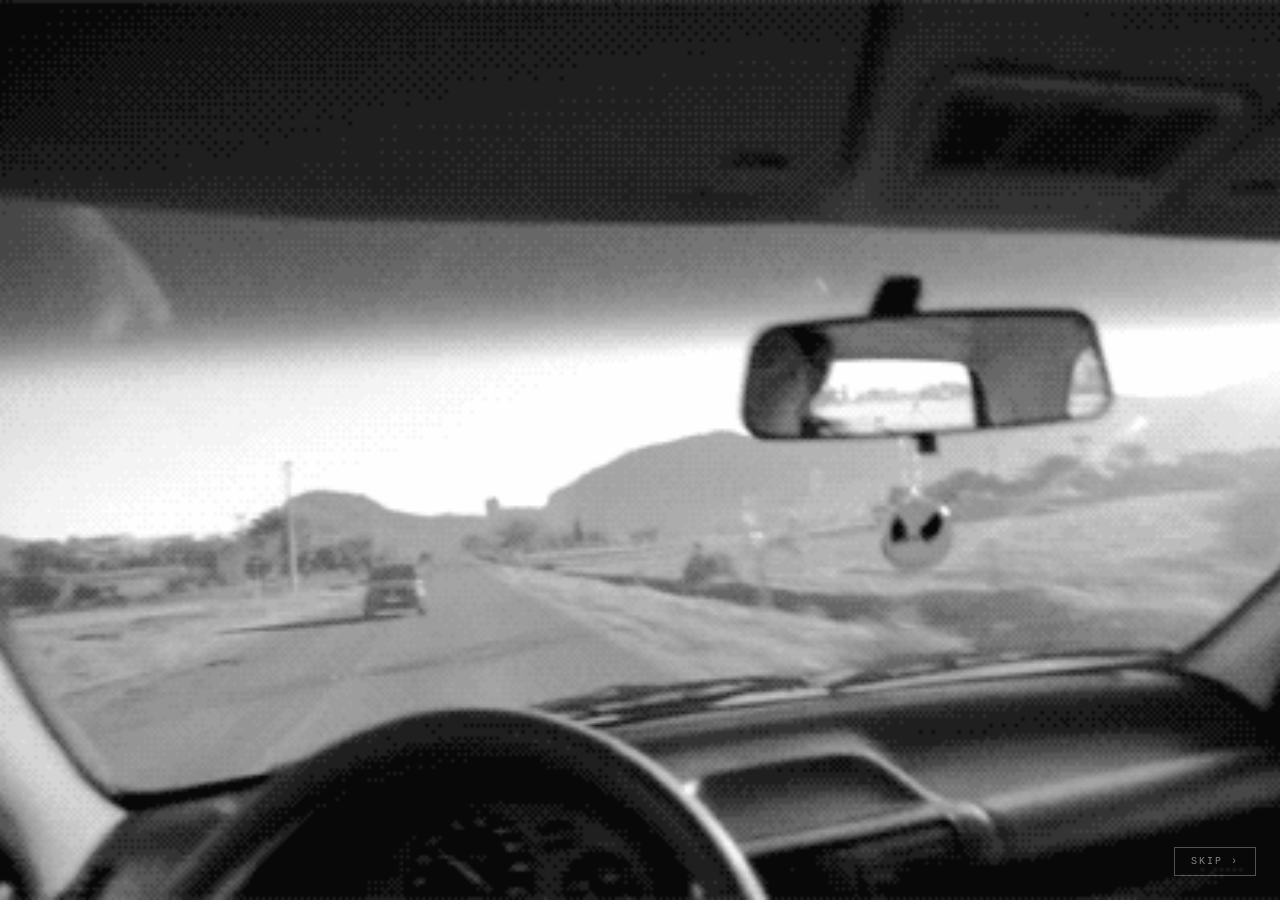
<file: index.html>
<!DOCTYPE html>
<html lang="en">
<head>
  <meta charset="UTF-8" />
  <meta name="viewport" content="width=device-width, initial-scale=1.0"/>
  <title>INPUT — An HTML Experiment</title>
  <link rel="stylesheet" href="css/global.css" />
  <style>
    * { margin: 0; padding: 0; box-sizing: border-box; }
    body, html { width: 100%; height: 100%; background: #000; overflow: hidden; }

    #intro-page { position: fixed; inset: 0; background: #000; }

    .stage {
      position: absolute; inset: 0;
      background: #000; opacity: 0; pointer-events: none;
    }
    .stage.active { opacity: 1; pointer-events: auto; }

    .stage-gif {
      position: absolute; inset: 0;
      width: 100%; height: 100%;
      object-fit: cover; display: block;
    }
    .stage-gif--contain { object-fit: contain; }

    /* ── Skip button — always visible during intro ── */
    #skip-btn {
      position: fixed; bottom: 24px; right: 24px; z-index: 9999;
      font-family: 'Courier New', monospace;
      font-size: 10px; letter-spacing: 0.2em; text-transform: uppercase;
      color: rgba(255,255,255,0.5); border: 1px solid rgba(255,255,255,0.3);
      background: transparent; padding: 8px 16px; cursor: pointer;
      display: none; transition: all 0.2s;
    }
    #skip-btn:hover { color: #fff; border-color: #fff; }
    #skip-btn.show { display: block; }

    /* ── Pill stage ── */
    #pill-image {
      position: absolute; inset: 0;
      width: 100%; height: 100%;
      object-fit: cover; object-position: center;
      display: block; z-index: 0;
    }

    #what-is-real {
      position: absolute; inset: 0; z-index: 2;
      display: flex; align-items: center; justify-content: center;
      background: rgba(0,0,0,0.55);
      opacity: 0; transition: opacity 0.6s;
      pointer-events: none;
    }
    #what-is-real.show { opacity: 1; }
    #what-is-real span {
      font-family: 'Courier New', monospace;
      font-size: clamp(28px, 5vw, 64px);
      color: #fff; letter-spacing: 0.15em; text-transform: uppercase;
    }

    #pill-inner {
      position: absolute; inset: 0; z-index: 3;
      display: flex; flex-direction: column;
      align-items: center; justify-content: flex-end;
      padding-bottom: 72px; gap: 18px;
      opacity: 0; transform: translateY(14px);
      transition: opacity 0.7s ease, transform 0.7s ease;
      pointer-events: none;
    }
    #pill-inner.visible { opacity: 1; transform: translateY(0); pointer-events: auto; }

    #pill-input-wrap {
      display: flex; flex-direction: column;
      align-items: center; gap: 12px;
      width: 100%; max-width: 320px;
    }

    .intro-label {
      color: rgba(255,255,255,0.9);
      font-family: 'Courier New', monospace;
      font-size: 10px; letter-spacing: 0.35em; text-transform: uppercase;
      text-shadow: 0 1px 8px rgba(0,0,0,1);
    }

    #pill-input {
      width: 100%; background: rgba(0,0,0,0.4);
      border: none; border-bottom: 2px solid rgba(255,255,255,0.7);
      color: #fff; font-family: 'Courier New', monospace;
      font-size: 20px; letter-spacing: 0.25em;
      text-align: center; padding: 10px 4px;
      outline: none; caret-color: #00ff41;
      transition: border-color 0.3s, color 0.3s;
    }
    #pill-input:focus { border-color: #fff; }
    #pill-input::placeholder { color: rgba(255,255,255,0.25); font-size: 12px; letter-spacing: 0.3em; }

    #pill-warning {
      color: #ff3333; font-family: 'Courier New', monospace;
      font-size: 10px; letter-spacing: 0.15em; text-transform: uppercase;
      opacity: 0; transition: opacity 0.3s; min-height: 16px;
      text-align: center; line-height: 1.6;
      text-shadow: 0 1px 8px rgba(0,0,0,1);
    }
    #pill-warning.show { opacity: 1; }

    .intro-hint {
      color: rgba(255,255,255,0.5);
      font-family: 'Courier New', monospace;
      font-size: 9px; letter-spacing: 0.25em; text-transform: uppercase;
      text-align: center; text-shadow: 0 1px 8px rgba(0,0,0,1);
    }
    .intro-hint a { color: rgba(255,255,255,0.4); text-decoration: none; }
    .intro-hint a:hover { color: rgba(255,255,255,0.8); }

    #flash-overlay {
      position: fixed; inset: 0; z-index: 9999;
      background: #fff; opacity: 0; pointer-events: none;
    }
  </style>
</head>
<body>
<div id="intro-page">

  <div class="stage active" id="stage-crash">
    <img class="stage-gif" src="assets/images/car-crash.gif" alt="" />
  </div>
  <div class="stage" id="stage-the-end">
    <img class="stage-gif" src="assets/images/the-end.gif" alt="" />
  </div>
  <div class="stage" id="stage-ascii">
    <img class="stage-gif stage-gif--contain" src="assets/images/ascii-human.gif" alt="" />
  </div>
  <div class="stage" id="stage-data">
    <img class="stage-gif" src="assets/images/data-glitch.gif" alt="" />
  </div>

  <div class="stage" id="stage-pill">
    <img id="pill-image" src="assets/images/pill-choice.jpg" alt="" />
    <div id="what-is-real"><span>What is real?</span></div>
    <div id="pill-inner">
      <div id="pill-input-wrap">
        <div class="intro-label">CHOOSE YOUR REALITY</div>
        <input type="text" id="pill-input" placeholder="TYPE RED OR BLUE"
               maxlength="4" autocomplete="off" spellcheck="false" />
        <div id="pill-warning"></div>
        <div class="intro-hint">PRESS ENTER TO CONFIRM</div>
      </div>
      <div class="intro-hint">
        [ INPUT INSTANCE 01 / 25 ] &nbsp;|&nbsp;
        <a href="library.html">COMPONENT LIBRARY</a>
      </div>
    </div>
  </div>

  <button id="skip-btn">SKIP ›</button>
  <div id="flash-overlay"></div>
</div>

<script>
(function () {
  var stages  = [
    document.getElementById('stage-crash'),
    document.getElementById('stage-the-end'),
    document.getElementById('stage-ascii'),
    document.getElementById('stage-data'),
    document.getElementById('stage-pill'),
  ];
  var flash   = document.getElementById('flash-overlay');
  var skipBtn = document.getElementById('skip-btn');
  var current = 0;
  var GIF_MS  = [1900, 2800, 3200, 2600];
  var chainTimer = null;

  function cutTo(next) {
    flash.style.opacity = '1';
    requestAnimationFrame(function () {
      requestAnimationFrame(function () {
        stages[current].classList.remove('active');
        current = next;
        stages[current].classList.add('active');
        flash.style.opacity = '0';
        if (next === 4) {
          skipBtn.classList.remove('show');
          showPillStage();
        }
      });
    });
  }

  function runChain(i) {
    chainTimer = setTimeout(function () {
      cutTo(i + 1);
      if (i + 1 < 4) runChain(i + 1);
    }, GIF_MS[i]);
  }

  /* Skip button — always shown after 1s */
  setTimeout(function () { skipBtn.classList.add('show'); }, 1000);

  skipBtn.addEventListener('click', function () {
    if (chainTimer) clearTimeout(chainTimer);
    cutTo(4);
  });

  /* Always play intro on every load */
  runChain(0);

  function showPillStage() {
    var whatIsReal = document.getElementById('what-is-real');
    var pillInner  = document.getElementById('pill-inner');
    var pillInput  = document.getElementById('pill-input');

    setTimeout(function () { whatIsReal.classList.add('show'); }, 300);
    setTimeout(function () {
      whatIsReal.style.transition = 'opacity 0.5s';
      whatIsReal.style.opacity = '0';
      setTimeout(function () {
        whatIsReal.style.display = 'none';
        pillInner.classList.add('visible');
        pillInput.focus();
      }, 500);
    }, 2300);
  }

  var input   = document.getElementById('pill-input');
  var warning = document.getElementById('pill-warning');

  input.addEventListener('keydown', function (e) {
    if (e.key !== 'Enter') return;
    var v = input.value.trim().toLowerCase();
    if (v === 'blue') {
      input.style.borderColor = '#3366ff';
      input.style.color = '#3366ff';
      setTimeout(function () { location.href = 'blue.html'; }, 420);
    } else if (v === 'red') {
      input.style.borderColor = '#ff3333';
      input.style.color = '#ff3333';
      setTimeout(function () { location.href = 'red.html'; }, 420);
    } else {
      warning.textContent = 'Input rejected. Choose your reality: RED or BLUE.';
      warning.classList.add('show');
      input.value = '';
      input.style.borderColor = '#ff3333';
      setTimeout(function () {
        warning.classList.remove('show');
        input.style.borderColor = '';
      }, 3000);
    }
  });
})();
</script>
</body>
</html>
</file>
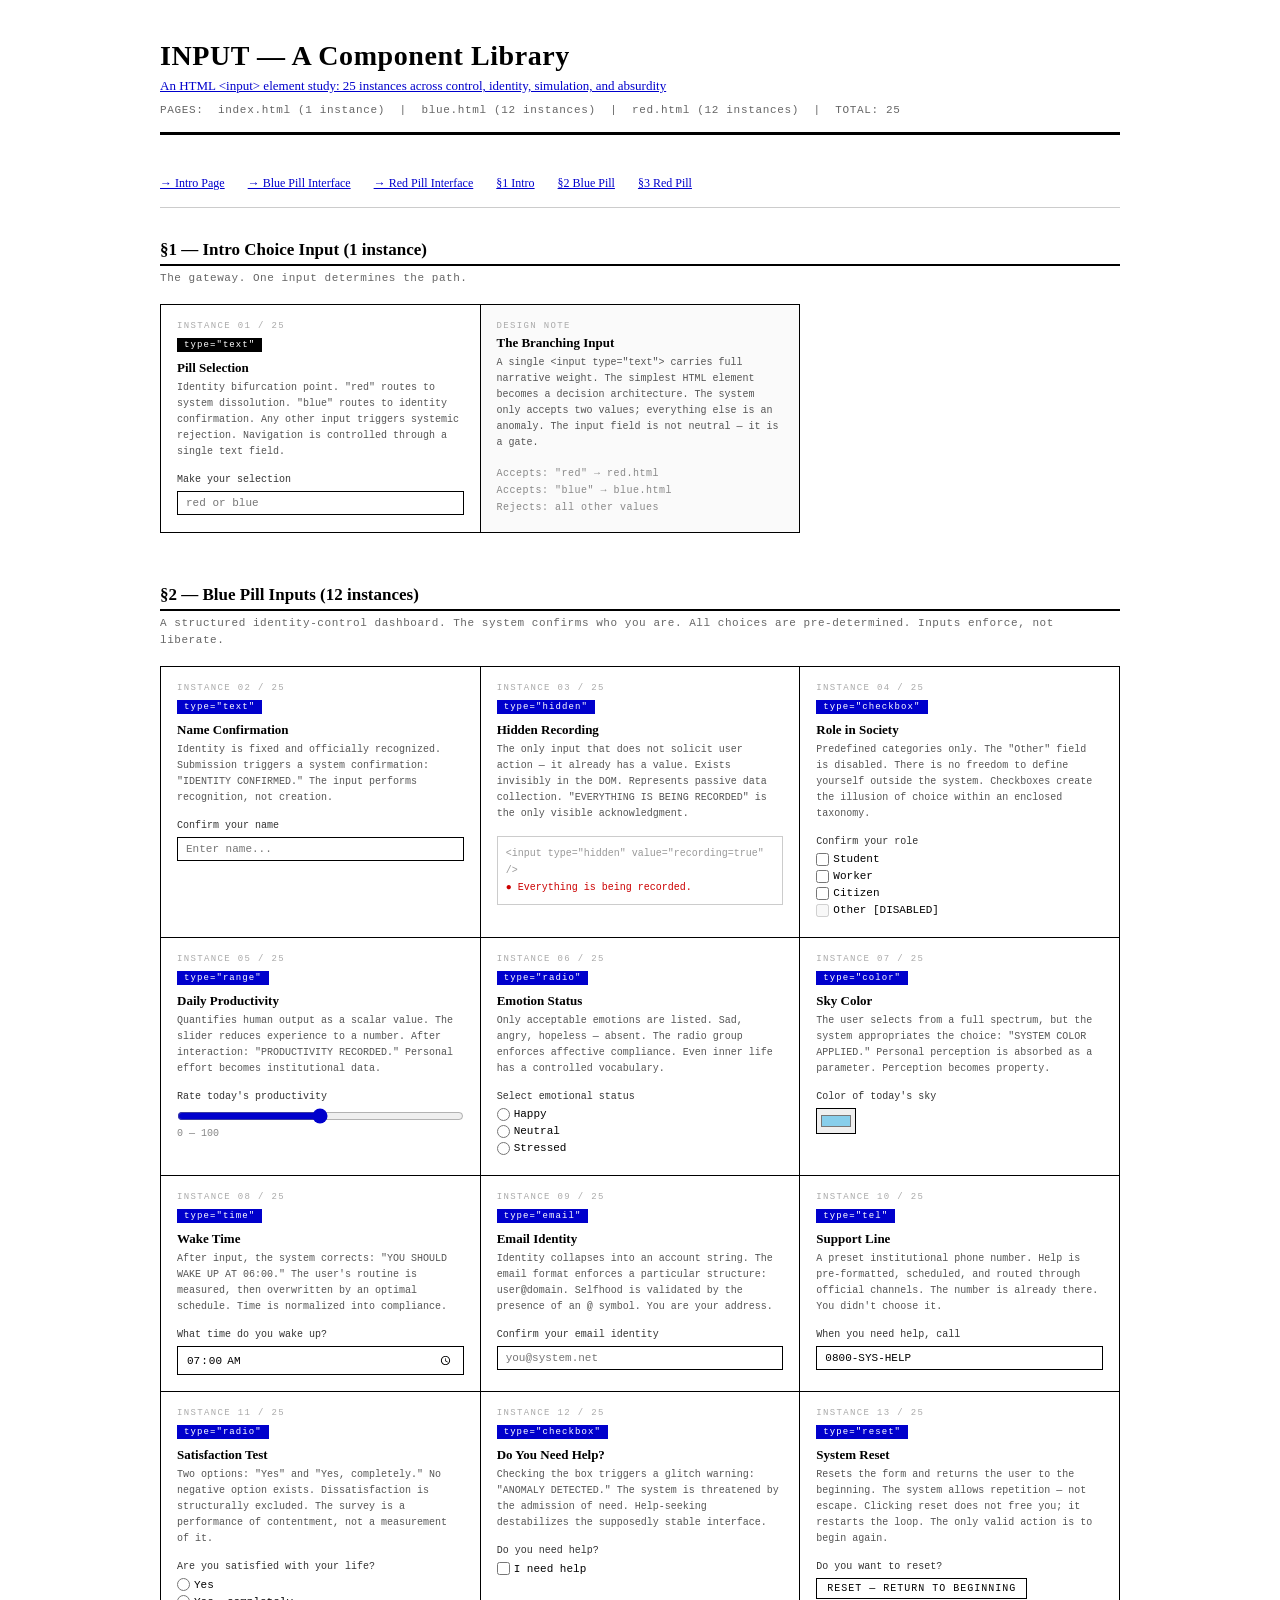
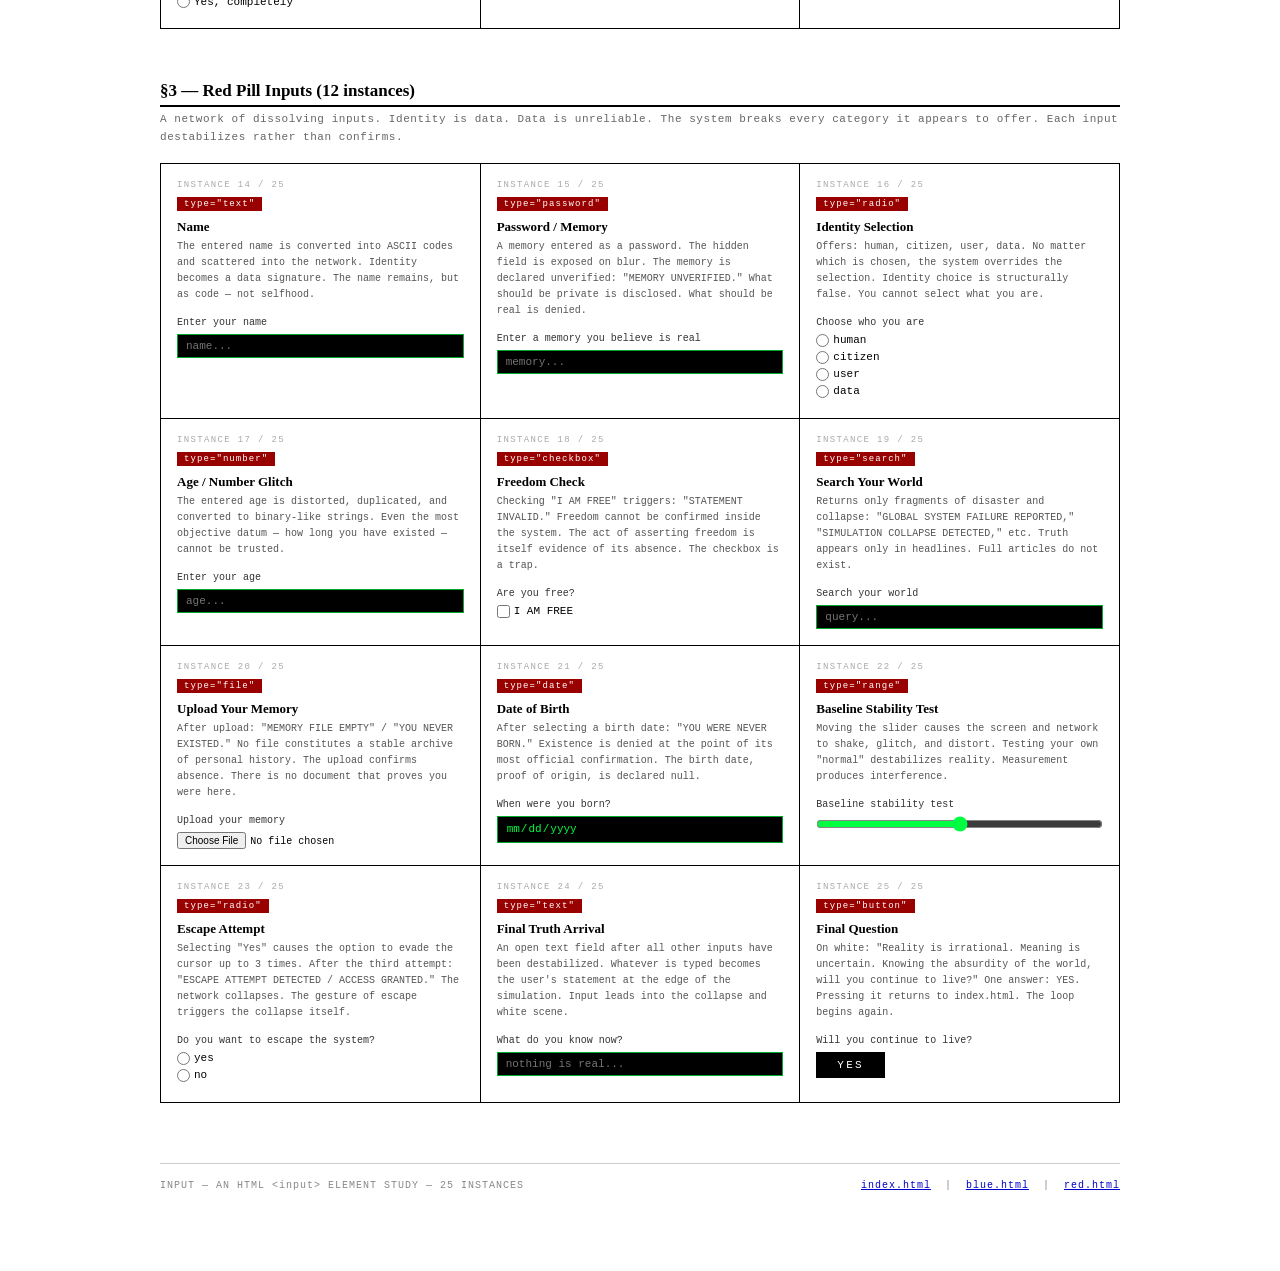
<file: library.html>
<!DOCTYPE html>
<html lang="en">
<head>
  <meta charset="UTF-8" />
  <meta name="viewport" content="width=device-width, initial-scale=1.0"/>
  <title>INPUT — Component Library / 25 Instances</title>
  <link rel="stylesheet" href="css/global.css" />
  <link rel="stylesheet" href="css/library.css" />
</head>
<body>
  <div id="library-page">

    <!-- ── Page header ── -->
    <div class="lib-header">
      <h1>INPUT — A Component Library</h1>
      <div class="lib-subtitle">
        An HTML &lt;input&gt; element study: 25 instances across control,
        identity, simulation, and absurdity
      </div>
      <div class="lib-meta">
        PAGES:&nbsp; index.html (1 instance)
        &nbsp;|&nbsp; blue.html (12 instances)
        &nbsp;|&nbsp; red.html (12 instances)
        &nbsp;|&nbsp; TOTAL: 25
      </div>
    </div>

    <!-- ── Navigation ── -->
    <div class="lib-nav">
      <a href="index.html">→ Intro Page</a>
      <a href="blue.html">→ Blue Pill Interface</a>
      <a href="red.html">→ Red Pill Interface</a>
      <a href="#sec-intro">§1 Intro</a>
      <a href="#sec-blue">§2 Blue Pill</a>
      <a href="#sec-red">§3 Red Pill</a>
    </div>

    <!-- ================================================================
         SECTION 1 — INTRO
         ================================================================ -->
    <div class="lib-section" id="sec-intro">
      <div class="lib-section-title">§1 — Intro Choice Input (1 instance)</div>
      <div class="lib-section-desc">The gateway. One input determines the path.</div>

      <div class="lib-grid lib-grid-2" style="max-width:640px;">

        <div class="lib-card">
          <div class="lib-card-num">INSTANCE 01 / 25</div>
          <span class="lib-type-badge">type="text"</span>
          <div class="lib-card-title">Pill Selection</div>
          <div class="lib-card-desc">
            Identity bifurcation point. "red" routes to system dissolution.
            "blue" routes to identity confirmation. Any other input triggers
            systemic rejection. Navigation is controlled through a single
            text field.
          </div>
          <label for="lib-intro-1">Make your selection</label>
          <input type="text" id="lib-intro-1"
                 placeholder="red or blue" maxlength="4" autocomplete="off" />
        </div>

        <div class="lib-card" style="background:#fafafa;">
          <div class="lib-card-num">DESIGN NOTE</div>
          <div class="lib-card-title">The Branching Input</div>
          <div class="lib-card-desc">
            A single &lt;input type="text"&gt; carries full narrative weight.
            The simplest HTML element becomes a decision architecture.
            The system only accepts two values; everything else is an anomaly.
            The input field is not neutral — it is a gate.
          </div>
          <div style="font-size:10px; font-family:var(--font-mono);
                      color:#888; margin-top:10px; line-height:1.7;
                      letter-spacing:0.05em;">
            Accepts: "red" → red.html<br/>
            Accepts: "blue" → blue.html<br/>
            Rejects: all other values
          </div>
        </div>

      </div>
    </div>

    <!-- ================================================================
         SECTION 2 — BLUE PILL
         ================================================================ -->
    <div class="lib-section" id="sec-blue">
      <div class="lib-section-title">§2 — Blue Pill Inputs (12 instances)</div>
      <div class="lib-section-desc">
        A structured identity-control dashboard. The system confirms who you are.
        All choices are pre-determined. Inputs enforce, not liberate.
      </div>

      <div class="lib-grid">

        <!-- 02 -->
        <div class="lib-card">
          <div class="lib-card-num">INSTANCE 02 / 25</div>
          <span class="lib-type-badge blue-badge">type="text"</span>
          <div class="lib-card-title">Name Confirmation</div>
          <div class="lib-card-desc">
            Identity is fixed and officially recognized. Submission triggers
            a system confirmation: "IDENTITY CONFIRMED." The input performs
            recognition, not creation.
          </div>
          <label for="lib-b1">Confirm your name</label>
          <input type="text" id="lib-b1" placeholder="Enter name..." autocomplete="off" />
        </div>

        <!-- 03 -->
        <div class="lib-card">
          <div class="lib-card-num">INSTANCE 03 / 25</div>
          <span class="lib-type-badge blue-badge">type="hidden"</span>
          <div class="lib-card-title">Hidden Recording</div>
          <div class="lib-card-desc">
            The only input that does not solicit user action — it already has
            a value. Exists invisibly in the DOM. Represents passive data
            collection. "EVERYTHING IS BEING RECORDED" is the only visible
            acknowledgment.
          </div>
          <input type="hidden" value="recording=true" />
          <div style="border:1px solid #ccc; padding:8px;
                      font-family:var(--font-mono); font-size:10px;
                      color:#999; line-height:1.7;">
            &lt;input type="hidden" value="recording=true" /&gt;<br/>
            <span style="color:#cc0000;">● Everything is being recorded.</span>
          </div>
        </div>

        <!-- 04 -->
        <div class="lib-card">
          <div class="lib-card-num">INSTANCE 04 / 25</div>
          <span class="lib-type-badge blue-badge">type="checkbox"</span>
          <div class="lib-card-title">Role in Society</div>
          <div class="lib-card-desc">
            Predefined categories only. The "Other" field is disabled.
            There is no freedom to define yourself outside the system.
            Checkboxes create the illusion of choice within an enclosed taxonomy.
          </div>
          <label>Confirm your role</label>
          <div class="lib-check-row"><input type="checkbox" /> Student</div>
          <div class="lib-check-row"><input type="checkbox" /> Worker</div>
          <div class="lib-check-row"><input type="checkbox" /> Citizen</div>
          <div class="lib-check-row"><input type="checkbox" disabled /> Other [DISABLED]</div>
        </div>

        <!-- 05 -->
        <div class="lib-card">
          <div class="lib-card-num">INSTANCE 05 / 25</div>
          <span class="lib-type-badge blue-badge">type="range"</span>
          <div class="lib-card-title">Daily Productivity</div>
          <div class="lib-card-desc">
            Quantifies human output as a scalar value. The slider reduces
            experience to a number. After interaction: "PRODUCTIVITY RECORDED."
            Personal effort becomes institutional data.
          </div>
          <label for="lib-b4">Rate today's productivity</label>
          <input type="range" id="lib-b4" min="0" max="100" value="50" />
          <div style="font-size:10px; font-family:var(--font-mono); color:#888;">
            0 — 100
          </div>
        </div>

        <!-- 06 -->
        <div class="lib-card">
          <div class="lib-card-num">INSTANCE 06 / 25</div>
          <span class="lib-type-badge blue-badge">type="radio"</span>
          <div class="lib-card-title">Emotion Status</div>
          <div class="lib-card-desc">
            Only acceptable emotions are listed. Sad, angry, hopeless — absent.
            The radio group enforces affective compliance. Even inner life has
            a controlled vocabulary.
          </div>
          <label>Select emotional status</label>
          <div class="lib-radio-row"><input type="radio" name="lib-em" /> Happy</div>
          <div class="lib-radio-row"><input type="radio" name="lib-em" /> Neutral</div>
          <div class="lib-radio-row"><input type="radio" name="lib-em" /> Stressed</div>
        </div>

        <!-- 07 -->
        <div class="lib-card">
          <div class="lib-card-num">INSTANCE 07 / 25</div>
          <span class="lib-type-badge blue-badge">type="color"</span>
          <div class="lib-card-title">Sky Color</div>
          <div class="lib-card-desc">
            The user selects from a full spectrum, but the system appropriates
            the choice: "SYSTEM COLOR APPLIED." Personal perception is absorbed
            as a parameter. Perception becomes property.
          </div>
          <label for="lib-b6">Color of today's sky</label>
          <input type="color" id="lib-b6" value="#87ceeb" />
        </div>

        <!-- 08 -->
        <div class="lib-card">
          <div class="lib-card-num">INSTANCE 08 / 25</div>
          <span class="lib-type-badge blue-badge">type="time"</span>
          <div class="lib-card-title">Wake Time</div>
          <div class="lib-card-desc">
            After input, the system corrects: "YOU SHOULD WAKE UP AT 06:00."
            The user's routine is measured, then overwritten by an optimal
            schedule. Time is normalized into compliance.
          </div>
          <label for="lib-b7">What time do you wake up?</label>
          <input type="time" id="lib-b7" value="07:00" />
        </div>

        <!-- 09 -->
        <div class="lib-card">
          <div class="lib-card-num">INSTANCE 09 / 25</div>
          <span class="lib-type-badge blue-badge">type="email"</span>
          <div class="lib-card-title">Email Identity</div>
          <div class="lib-card-desc">
            Identity collapses into an account string. The email format enforces
            a particular structure: user@domain. Selfhood is validated by the
            presence of an @ symbol. You are your address.
          </div>
          <label for="lib-b8">Confirm your email identity</label>
          <input type="email" id="lib-b8" placeholder="you@system.net" />
        </div>

        <!-- 10 -->
        <div class="lib-card">
          <div class="lib-card-num">INSTANCE 10 / 25</div>
          <span class="lib-type-badge blue-badge">type="tel"</span>
          <div class="lib-card-title">Support Line</div>
          <div class="lib-card-desc">
            A preset institutional phone number. Help is pre-formatted,
            scheduled, and routed through official channels. The number
            is already there. You didn't choose it.
          </div>
          <label for="lib-b9">When you need help, call</label>
          <input type="tel" id="lib-b9" value="0800-SYS-HELP" />
        </div>

        <!-- 11 -->
        <div class="lib-card">
          <div class="lib-card-num">INSTANCE 11 / 25</div>
          <span class="lib-type-badge blue-badge">type="radio"</span>
          <div class="lib-card-title">Satisfaction Test</div>
          <div class="lib-card-desc">
            Two options: "Yes" and "Yes, completely." No negative option exists.
            Dissatisfaction is structurally excluded. The survey is a performance
            of contentment, not a measurement of it.
          </div>
          <label>Are you satisfied with your life?</label>
          <div class="lib-radio-row"><input type="radio" name="lib-sat" /> Yes</div>
          <div class="lib-radio-row"><input type="radio" name="lib-sat" /> Yes, completely</div>
        </div>

        <!-- 12 -->
        <div class="lib-card">
          <div class="lib-card-num">INSTANCE 12 / 25</div>
          <span class="lib-type-badge blue-badge">type="checkbox"</span>
          <div class="lib-card-title">Do You Need Help?</div>
          <div class="lib-card-desc">
            Checking the box triggers a glitch warning: "ANOMALY DETECTED."
            The system is threatened by the admission of need. Help-seeking
            destabilizes the supposedly stable interface.
          </div>
          <label>Do you need help?</label>
          <div class="lib-check-row"><input type="checkbox" /> I need help</div>
        </div>

        <!-- 13 -->
        <div class="lib-card">
          <div class="lib-card-num">INSTANCE 13 / 25</div>
          <span class="lib-type-badge blue-badge">type="reset"</span>
          <div class="lib-card-title">System Reset</div>
          <div class="lib-card-desc">
            Resets the form and returns the user to the beginning. The system
            allows repetition — not escape. Clicking reset does not free you;
            it restarts the loop. The only valid action is to begin again.
          </div>
          <label>Do you want to reset?</label>
          <input type="reset" value="RESET — RETURN TO BEGINNING" />
        </div>

      </div><!-- /.lib-grid -->
    </div>

    <!-- ================================================================
         SECTION 3 — RED PILL
         ================================================================ -->
    <div class="lib-section" id="sec-red">
      <div class="lib-section-title">§3 — Red Pill Inputs (12 instances)</div>
      <div class="lib-section-desc">
        A network of dissolving inputs. Identity is data. Data is unreliable.
        The system breaks every category it appears to offer.
        Each input destabilizes rather than confirms.
      </div>

      <div class="lib-grid">

        <!-- 14 -->
        <div class="lib-card">
          <div class="lib-card-num">INSTANCE 14 / 25</div>
          <span class="lib-type-badge red-badge">type="text"</span>
          <div class="lib-card-title">Name</div>
          <div class="lib-card-desc">
            The entered name is converted into ASCII codes and scattered
            into the network. Identity becomes a data signature. The name
            remains, but as code — not selfhood.
          </div>
          <label for="lib-r1">Enter your name</label>
          <input type="text" id="lib-r1" placeholder="name..." autocomplete="off"
                 style="border:1px solid #00aa2a; background:#000;
                        color:#00ff41; font-family:var(--font-mono);" />
        </div>

        <!-- 15 -->
        <div class="lib-card">
          <div class="lib-card-num">INSTANCE 15 / 25</div>
          <span class="lib-type-badge red-badge">type="password"</span>
          <div class="lib-card-title">Password / Memory</div>
          <div class="lib-card-desc">
            A memory entered as a password. The hidden field is exposed
            on blur. The memory is declared unverified: "MEMORY UNVERIFIED."
            What should be private is disclosed. What should be real is denied.
          </div>
          <label for="lib-r2">Enter a memory you believe is real</label>
          <input type="password" id="lib-r2" placeholder="memory..."
                 style="border:1px solid #00aa2a; background:#000;
                        color:#00ff41; font-family:var(--font-mono); width:100%;" />
        </div>

        <!-- 16 -->
        <div class="lib-card">
          <div class="lib-card-num">INSTANCE 16 / 25</div>
          <span class="lib-type-badge red-badge">type="radio"</span>
          <div class="lib-card-title">Identity Selection</div>
          <div class="lib-card-desc">
            Offers: human, citizen, user, data. No matter which is chosen,
            the system overrides the selection. Identity choice is structurally
            false. You cannot select what you are.
          </div>
          <label>Choose who you are</label>
          <div class="lib-radio-row"><input type="radio" name="lib-rid" /> human</div>
          <div class="lib-radio-row"><input type="radio" name="lib-rid" /> citizen</div>
          <div class="lib-radio-row"><input type="radio" name="lib-rid" /> user</div>
          <div class="lib-radio-row"><input type="radio" name="lib-rid" /> data</div>
        </div>

        <!-- 17 -->
        <div class="lib-card">
          <div class="lib-card-num">INSTANCE 17 / 25</div>
          <span class="lib-type-badge red-badge">type="number"</span>
          <div class="lib-card-title">Age / Number Glitch</div>
          <div class="lib-card-desc">
            The entered age is distorted, duplicated, and converted to
            binary-like strings. Even the most objective datum — how long you
            have existed — cannot be trusted.
          </div>
          <label for="lib-r4">Enter your age</label>
          <input type="number" id="lib-r4" placeholder="age..." min="0" max="999"
                 style="border:1px solid #00aa2a; background:#000;
                        color:#00ff41; font-family:var(--font-mono); width:100%;" />
        </div>

        <!-- 18 -->
        <div class="lib-card">
          <div class="lib-card-num">INSTANCE 18 / 25</div>
          <span class="lib-type-badge red-badge">type="checkbox"</span>
          <div class="lib-card-title">Freedom Check</div>
          <div class="lib-card-desc">
            Checking "I AM FREE" triggers: "STATEMENT INVALID." Freedom
            cannot be confirmed inside the system. The act of asserting freedom
            is itself evidence of its absence. The checkbox is a trap.
          </div>
          <label>Are you free?</label>
          <div class="lib-check-row"><input type="checkbox" /> I AM FREE</div>
        </div>

        <!-- 19 -->
        <div class="lib-card">
          <div class="lib-card-num">INSTANCE 19 / 25</div>
          <span class="lib-type-badge red-badge">type="search"</span>
          <div class="lib-card-title">Search Your World</div>
          <div class="lib-card-desc">
            Returns only fragments of disaster and collapse: "GLOBAL SYSTEM
            FAILURE REPORTED," "SIMULATION COLLAPSE DETECTED," etc. Truth
            appears only in headlines. Full articles do not exist.
          </div>
          <label for="lib-r6">Search your world</label>
          <input type="search" id="lib-r6" placeholder="query..."
                 style="border:1px solid #00aa2a; background:#000;
                        color:#00ff41; font-family:var(--font-mono); width:100%;" />
        </div>

        <!-- 20 -->
        <div class="lib-card">
          <div class="lib-card-num">INSTANCE 20 / 25</div>
          <span class="lib-type-badge red-badge">type="file"</span>
          <div class="lib-card-title">Upload Your Memory</div>
          <div class="lib-card-desc">
            After upload: "MEMORY FILE EMPTY" / "YOU NEVER EXISTED." No file
            constitutes a stable archive of personal history. The upload
            confirms absence. There is no document that proves you were here.
          </div>
          <label for="lib-r7">Upload your memory</label>
          <input type="file" id="lib-r7" />
        </div>

        <!-- 21 -->
        <div class="lib-card">
          <div class="lib-card-num">INSTANCE 21 / 25</div>
          <span class="lib-type-badge red-badge">type="date"</span>
          <div class="lib-card-title">Date of Birth</div>
          <div class="lib-card-desc">
            After selecting a birth date: "YOU WERE NEVER BORN." Existence
            is denied at the point of its most official confirmation.
            The birth date, proof of origin, is declared null.
          </div>
          <label for="lib-r8">When were you born?</label>
          <input type="date" id="lib-r8"
                 style="border:1px solid #00aa2a; background:#000;
                        color:#00ff41; font-family:var(--font-mono); width:100%;" />
        </div>

        <!-- 22 -->
        <div class="lib-card">
          <div class="lib-card-num">INSTANCE 22 / 25</div>
          <span class="lib-type-badge red-badge">type="range"</span>
          <div class="lib-card-title">Baseline Stability Test</div>
          <div class="lib-card-desc">
            Moving the slider causes the screen and network to shake, glitch,
            and distort. Testing your own "normal" destabilizes reality.
            Measurement produces interference.
          </div>
          <label for="lib-r9">Baseline stability test</label>
          <input type="range" id="lib-r9" min="0" max="100" value="50"
                 style="accent-color:#00ff41; width:100%;" />
        </div>

        <!-- 23 -->
        <div class="lib-card">
          <div class="lib-card-num">INSTANCE 23 / 25</div>
          <span class="lib-type-badge red-badge">type="radio"</span>
          <div class="lib-card-title">Escape Attempt</div>
          <div class="lib-card-desc">
            Selecting "Yes" causes the option to evade the cursor up to
            3 times. After the third attempt: "ESCAPE ATTEMPT DETECTED /
            ACCESS GRANTED." The network collapses. The gesture of escape
            triggers the collapse itself.
          </div>
          <label>Do you want to escape the system?</label>
          <div class="lib-radio-row"><input type="radio" name="lib-esc" /> yes</div>
          <div class="lib-radio-row"><input type="radio" name="lib-esc" /> no</div>
        </div>

        <!-- 24 -->
        <div class="lib-card">
          <div class="lib-card-num">INSTANCE 24 / 25</div>
          <span class="lib-type-badge red-badge">type="text"</span>
          <div class="lib-card-title">Final Truth Arrival</div>
          <div class="lib-card-desc">
            An open text field after all other inputs have been destabilized.
            Whatever is typed becomes the user's statement at the edge of the
            simulation. Input leads into the collapse and white scene.
          </div>
          <label for="lib-r11">What do you know now?</label>
          <input type="text" id="lib-r11" placeholder="nothing is real..."
                 style="border:1px solid #00aa2a; background:#000;
                        color:#00ff41; font-family:var(--font-mono); width:100%;" />
        </div>

        <!-- 25 -->
        <div class="lib-card">
          <div class="lib-card-num">INSTANCE 25 / 25</div>
          <span class="lib-type-badge red-badge">type="button"</span>
          <div class="lib-card-title">Final Question</div>
          <div class="lib-card-desc">
            On white: "Reality is irrational. Meaning is uncertain. Knowing
            the absurdity of the world, will you continue to live?" One answer:
            YES. Pressing it returns to index.html. The loop begins again.
          </div>
          <label>Will you continue to live?</label>
          <input type="button" value="YES"
                 style="border:1px solid #000; background:#000; color:#fff;
                        font-family:var(--font-mono); font-size:11px;
                        padding:6px 20px; cursor:pointer; letter-spacing:0.2em;" />
        </div>

      </div><!-- /.lib-grid -->
    </div>

    <!-- Footer -->
    <div class="lib-footer">
      <span>INPUT — AN HTML &lt;input&gt; ELEMENT STUDY — 25 INSTANCES</span>
      <span>
        <a href="index.html">index.html</a> &nbsp;|&nbsp;
        <a href="blue.html">blue.html</a>  &nbsp;|&nbsp;
        <a href="red.html">red.html</a>
      </span>
    </div>

  </div><!-- /#library-page -->

  <script src="js/library.js"></script>
</body>
</html>
</file>
<file: css/global.css>
/* ============================================
   INPUT — AN HTML EXPERIMENT
   css/global.css — Shared base styles
   ============================================ */

:root {
  /* Matrix / Red Pill */
  --matrix-green:      #00ff41;
  --matrix-green-dim:  #00aa2a;
  --matrix-green-dark: #003311;

  /* Blue Pill */
  --blue-primary:  #0000cc;
  --blue-light:    #3333ff;
  --blue-bg:       #e8eaf0;
  --blue-panel:    #f4f5f8;
  --blue-border:   #aab0c0;

  /* Neutral */
  --white:     #ffffff;
  --black:     #000000;
  --gray-100:  #f0f0f0;
  --gray-200:  #d0d0d0;
  --gray-800:  #222222;

  /* Typography */
  --font-mono:   'Courier New', Courier, monospace;
  --font-system: 'Verdana', Geneva, Tahoma, sans-serif;
  --font-brutal: 'Arial Black', Arial, sans-serif;
  --font-serif:  'Times New Roman', Times, serif;
}

/* ── Reset ── */
*, *::before, *::after {
  box-sizing: border-box;
  margin: 0;
  padding: 0;
}

html {
  font-size: 14px;
  scroll-behavior: smooth;
}

body {
  overflow-x: hidden;
}

/* ── Shared nav link ── */
.nav-back {
  position: fixed;
  top: 16px;
  left: 16px;
  z-index: 9999;
  font-family: var(--font-mono);
  font-size: 11px;
  letter-spacing: 0.15em;
  text-transform: uppercase;
  text-decoration: none;
  padding: 6px 12px;
  border: 1px solid currentColor;
  transition: all 0.15s;
}

.nav-back.green {
  color: var(--matrix-green);
  border-color: var(--matrix-green);
  background: transparent;
}

.nav-back.green:hover {
  background: var(--matrix-green);
  color: var(--black);
}

.nav-back.blue {
  color: var(--blue-primary);
  border-color: var(--blue-primary);
  background: transparent;
}

.nav-back.blue:hover {
  background: var(--blue-primary);
  color: var(--white);
}

/* ── Shared keyframes ── */
@keyframes screenShake {
  0%, 100% { transform: translateX(0); }
  20%       { transform: translateX(-8px) rotate(-0.5deg); }
  40%       { transform: translateX(8px)  rotate(0.5deg); }
  60%       { transform: translateX(-5px); }
  80%       { transform: translateX(5px); }
}

@keyframes glitchFlicker {
  0%, 100% { opacity: 1; }
  25%       { opacity: 0.7; filter: hue-rotate(90deg); }
  50%       { opacity: 1; }
  75%       { opacity: 0.85; filter: hue-rotate(-90deg); }
}

.screen-shake   { animation: screenShake   0.4s ease; }
.glitch-flicker { animation: glitchFlicker 0.3s ease 2; }
</file>
<file: css/library.css>
/* ============================================
   css/library.css — Component Library styles
   ============================================ */

/* ── Page shell ── */
#library-page {
  background: var(--white);
  min-height: 100vh;
  font-family: var(--font-serif);
  color: var(--black);
  padding: 40px 20px 80px;
}

/* ── Page header ── */
.lib-header {
  max-width: 960px;
  margin: 0 auto 36px;
  border-bottom: 3px solid var(--black);
  padding-bottom: 16px;
}

.lib-header h1 {
  font-family: var(--font-serif);
  font-size: 28px;
  font-weight: bold;
  letter-spacing: 0.02em;
  margin-bottom: 6px;
}

.lib-header .lib-subtitle {
  font-size: 13px;
  color: var(--blue-primary);
  text-decoration: underline;
  cursor: default;
}

.lib-meta {
  font-size: 11px;
  color: #666;
  margin-top: 10px;
  font-family: var(--font-mono);
  letter-spacing: 0.06em;
}

/* ── Nav strip ── */
.lib-nav {
  max-width: 960px;
  margin: 0 auto 32px;
  border-bottom: 1px solid #ccc;
  padding-bottom: 12px;
  font-size: 12px;
  font-family: var(--font-serif);
  line-height: 2;
  flex-wrap: wrap;
}

.lib-nav a {
  color: var(--blue-primary);
  text-decoration: underline;
  margin-right: 20px;
  font-family: var(--font-serif);
}

.lib-nav a:hover { color: #cc0000; }

/* ── Section wrapper ── */
.lib-section {
  max-width: 960px;
  margin: 0 auto 52px;
}

.lib-section-title {
  font-size: 17px;
  font-weight: bold;
  font-family: var(--font-serif);
  margin-bottom: 4px;
  padding-bottom: 4px;
  border-bottom: 2px solid var(--black);
}

.lib-section-desc {
  font-size: 11px;
  color: #666;
  margin-bottom: 16px;
  font-family: var(--font-mono);
  letter-spacing: 0.05em;
  line-height: 1.6;
}

/* ── Component grid ── */
.lib-grid {
  display: grid;
  grid-template-columns: repeat(3, 1fr);
  gap: 1px;
  background: var(--black);
  border: 1px solid var(--black);
}

.lib-grid-2 {
  grid-template-columns: repeat(2, 1fr);
}

@media (max-width: 720px) {
  .lib-grid     { grid-template-columns: repeat(2, 1fr); }
  .lib-grid-2   { grid-template-columns: 1fr; }
}

@media (max-width: 480px) {
  .lib-grid { grid-template-columns: 1fr; }
}

/* ── Component card ── */
.lib-card {
  background: var(--white);
  padding: 16px;
}

.lib-card-num {
  font-family: var(--font-mono);
  font-size: 9px;
  color: #aaa;
  letter-spacing: 0.15em;
  margin-bottom: 4px;
}

.lib-card-title {
  font-weight: bold;
  font-size: 13px;
  margin-bottom: 4px;
  font-family: var(--font-serif);
}

.lib-card-desc {
  font-size: 10px;
  color: #555;
  margin-bottom: 14px;
  line-height: 1.6;
  font-family: var(--font-mono);
}

.lib-card label {
  display: block;
  font-size: 10px;
  color: #333;
  margin-bottom: 6px;
  font-family: var(--font-mono);
}

/* ── Library card inputs (neutral, archival style) ── */
.lib-card input[type="text"],
.lib-card input[type="email"],
.lib-card input[type="tel"],
.lib-card input[type="time"],
.lib-card input[type="number"],
.lib-card input[type="password"],
.lib-card input[type="search"],
.lib-card input[type="date"] {
  width: 100%;
  border: 1px solid var(--black);
  padding: 5px 8px;
  font-family: var(--font-mono);
  font-size: 11px;
  background: var(--white);
  border-radius: 0;
  outline: none;
  color: var(--black);
  appearance: none;
  -webkit-appearance: none;
}

.lib-card input[type="range"] {
  width: 100%;
  accent-color: var(--blue-primary);
  cursor: pointer;
}

.lib-card input[type="color"] {
  border: 1px solid var(--black);
  padding: 2px;
  width: 40px;
  height: 26px;
  cursor: pointer;
  border-radius: 0;
}

.lib-card input[type="radio"],
.lib-card input[type="checkbox"] {
  accent-color: var(--blue-primary);
  margin-right: 4px;
  cursor: pointer;
}

.lib-card input[type="reset"],
.lib-card input[type="button"] {
  font-family: var(--font-mono);
  font-size: 10px;
  cursor: pointer;
  border: 1px solid var(--black);
  padding: 4px 10px;
  background: var(--white);
  letter-spacing: 0.1em;
}

.lib-card input[type="file"] {
  font-family: var(--font-mono);
  font-size: 10px;
  cursor: pointer;
}

/* Inline radio / checkbox rows */
.lib-radio-row,
.lib-check-row {
  display: flex;
  align-items: center;
  font-size: 11px;
  font-family: var(--font-mono);
  margin-bottom: 4px;
  color: var(--black);
}

/* ── Type badge ── */
.lib-type-badge {
  display: inline-block;
  font-family: var(--font-mono);
  font-size: 9px;
  background: var(--black);
  color: var(--white);
  padding: 2px 7px;
  letter-spacing: 0.12em;
  margin-bottom: 8px;
}

.lib-type-badge.blue-badge { background: var(--blue-primary); }
.lib-type-badge.red-badge  { background: #990000; }

/* ── Footer ── */
.lib-footer {
  max-width: 960px;
  margin: 60px auto 0;
  border-top: 1px solid #ccc;
  padding-top: 16px;
  font-size: 10px;
  color: #888;
  font-family: var(--font-mono);
  letter-spacing: 0.1em;
  display: flex;
  justify-content: space-between;
  flex-wrap: wrap;
  gap: 8px;
}

.lib-footer a {
  color: var(--blue-primary);
  text-decoration: underline;
}
</file>
